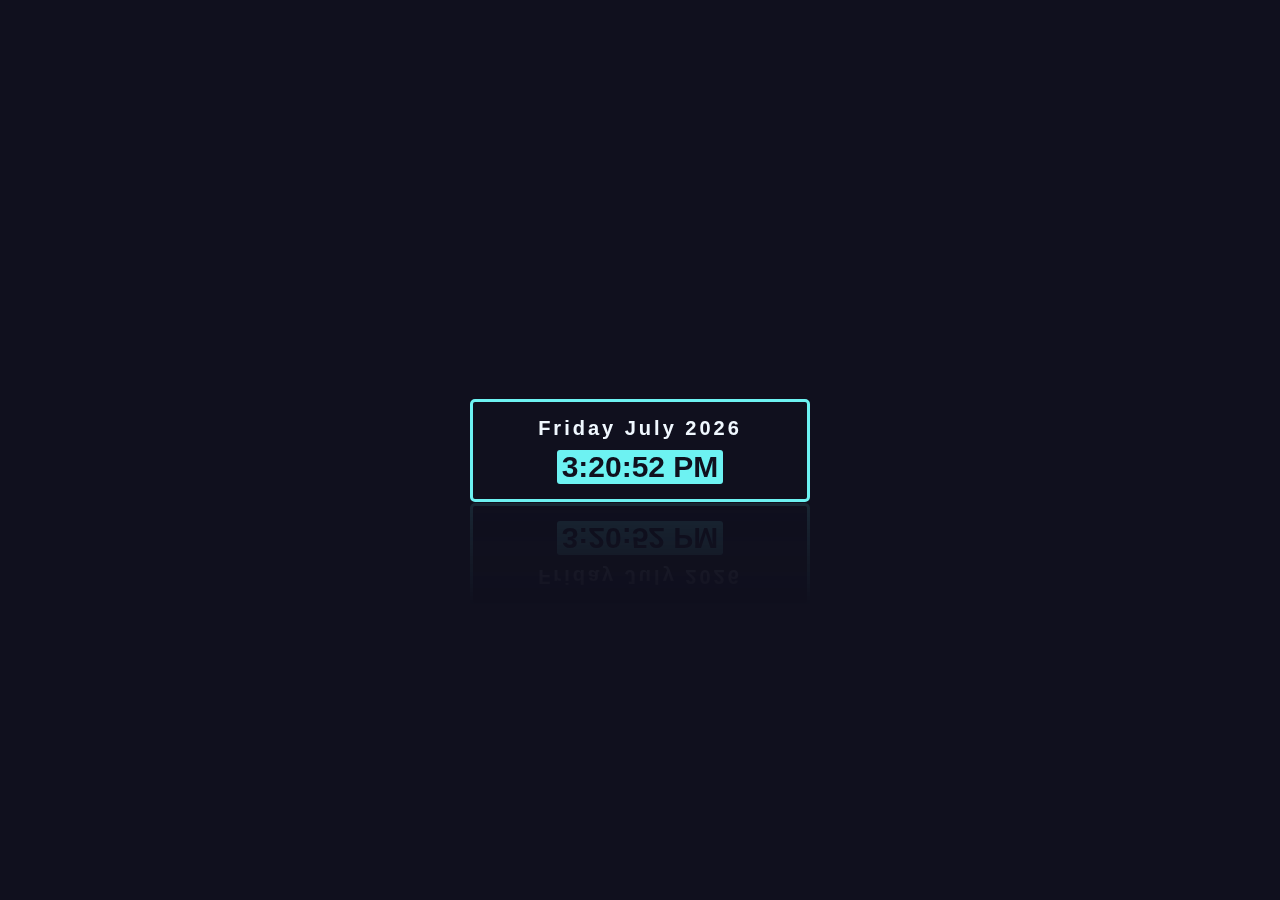
<file: Digital-Clock/index.html>
<!DOCTYPE html>
<html lang="en">
  <head>
    <meta charset="UTF-8" />
    <meta http-equiv="X-UA-Compatible" content="IE=edge" />
    <meta name="viewport" content="width=device-width, initial-scale=1.0" />
    <title>Digital Clock</title>
    <link rel="stylesheet" href="style.css" />
  </head>
  <body>
    <div class="dateTime">
      <div class="date">
        <span id="dayname">Day</span>
        <span id="month">Month</span>
        <span id="year">Year</span>
      </div>
      <div class="time">
        <span id="time0">00</span>
      </div>
    </div>

    <!-- javascript -->

<script src="script.js"></script>
  </body>
</html>
</file>
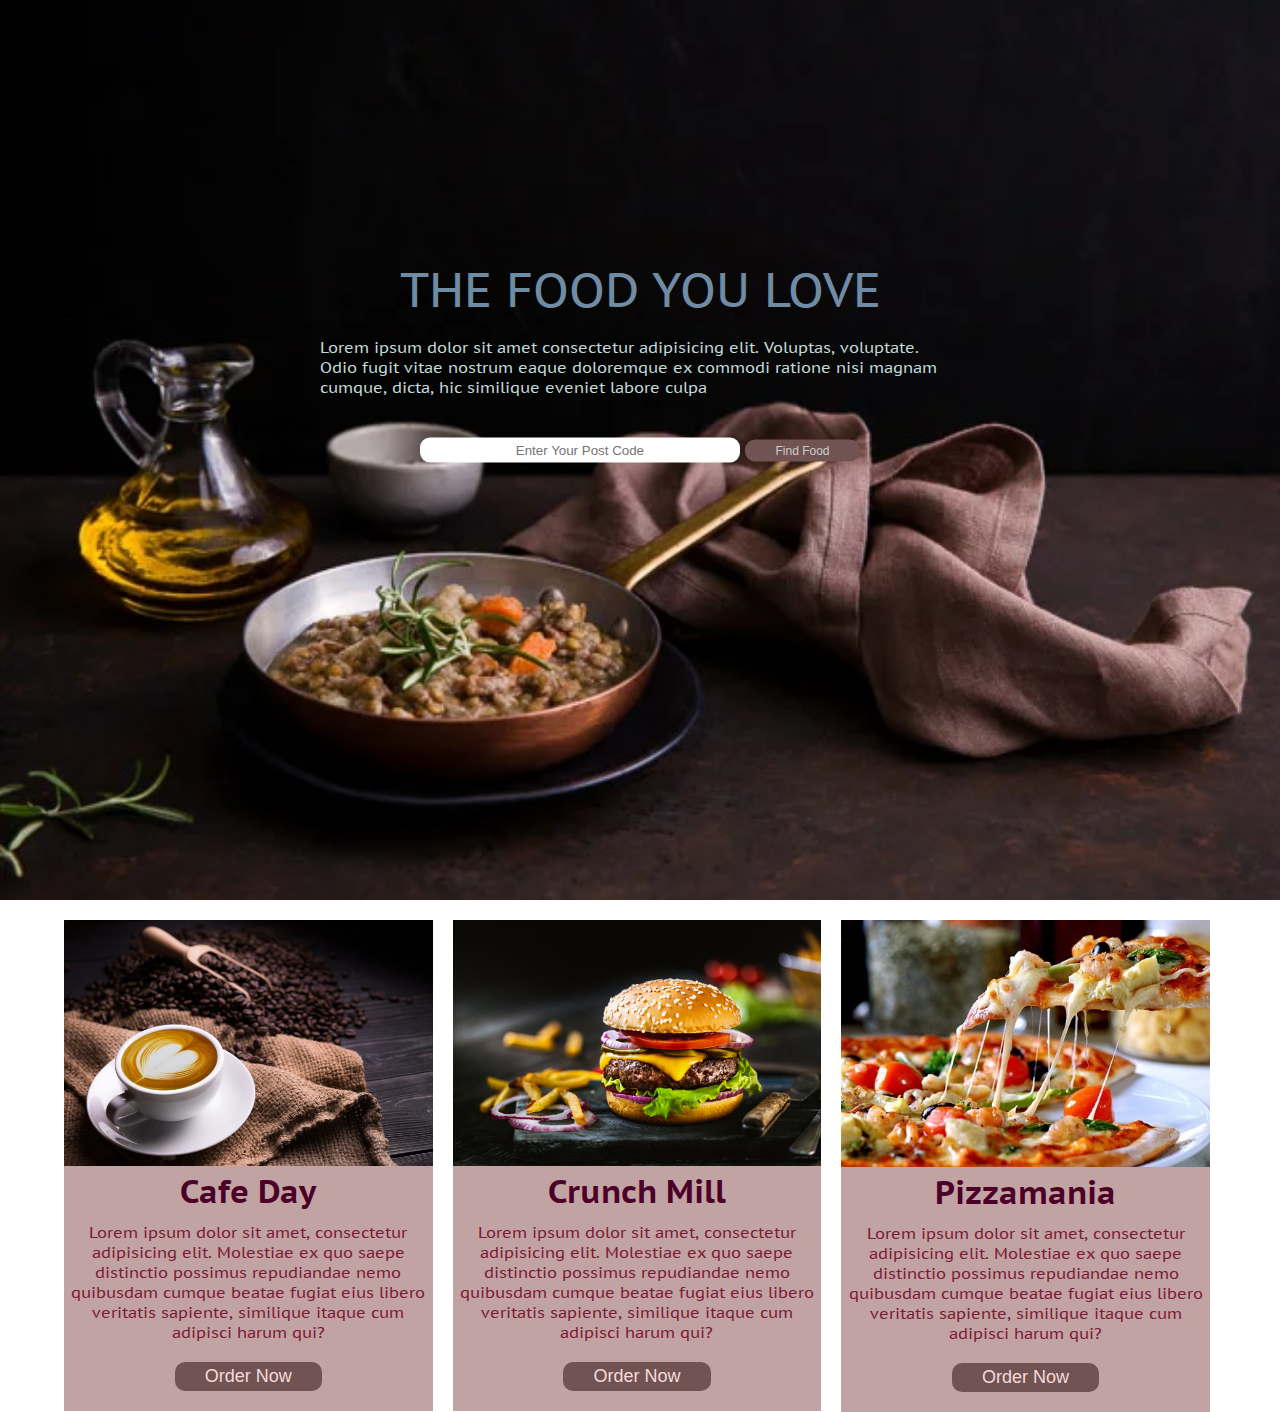
<file: Food Page/index.html>
<!DOCTYPE html>
<html lang="en">

<head>
	<meta charset="UTF-8">
	<meta http-equiv="X-UA-Compatible" content="IE=edge">
	<meta name="viewport" content="width=device-width, initial-scale=1.0">
	<title>Food Blog</title>
	<link
		href="https://fonts.googleapis.com/css2?family=Fuzzy+Bubbles&family=Nunito:ital,wght@0,400;1,200&family=Open+Sans:wght@400;700&family=PT+Sans+Caption&family=Stylish&display=swap"
		rel="stylesheet">
	<link rel="stylesheet" href="style.css">
</head>

<body>


	<section class="header">
		<div class="wrapper">
			
				<h1>THE FOOD YOU LOVE</h1>

				<p>Lorem ipsum dolor sit amet consectetur adipisicing elit. Voluptas, voluptate. Odio fugit vitae
					nostrum eaque doloremque ex commodi ratione nisi magnam cumque, dicta, hic similique eveniet labore
					culpa </p>
			
			<div class="form_code">
				<input class="input" type="text" placeholder="Enter Your Post Code">
				<button class="btn">Find Food</button>
			</div>
		</div>

	</section>

	<section class="content">
		<div class="container">
			<img src="images/img2.jpg" alt="" class="image">
			<h1 class="title">
				Cafe Day
			</h1>
			<p class="info">
				Lorem ipsum dolor sit amet, consectetur adipisicing elit. Molestiae ex quo saepe distinctio possimus repudiandae nemo quibusdam cumque beatae fugiat eius libero veritatis sapiente, similique itaque cum adipisci harum qui?
			</p>
			<button type="submit" class="order">Order Now</button>
		</div>

		<div class="container">
			<img src="images/img3.jpg" alt="" class="image">
			<h1 class="title">
				Crunch Mill
			</h1>
			<p class="info">
				Lorem ipsum dolor sit amet, consectetur adipisicing elit. Molestiae ex quo saepe distinctio possimus repudiandae nemo quibusdam cumque beatae fugiat eius libero veritatis sapiente, similique itaque cum adipisci harum qui?
			</p>
			<button type="submit" class="order">Order Now</button>
		</div>

		<div class="container">
			<img src="images/img4.jpg" alt="" class="image">
			<h1 class="title">
				Pizzamania
			</h1>
			<p class="info">
				Lorem ipsum dolor sit amet, consectetur adipisicing elit. Molestiae ex quo saepe distinctio possimus repudiandae nemo quibusdam cumque beatae fugiat eius libero veritatis sapiente, similique itaque cum adipisci harum qui?
			</p>
			<button type="submit" class="order">Order Now</button>
		</div>
	</section>

</body>

</html>
</file>
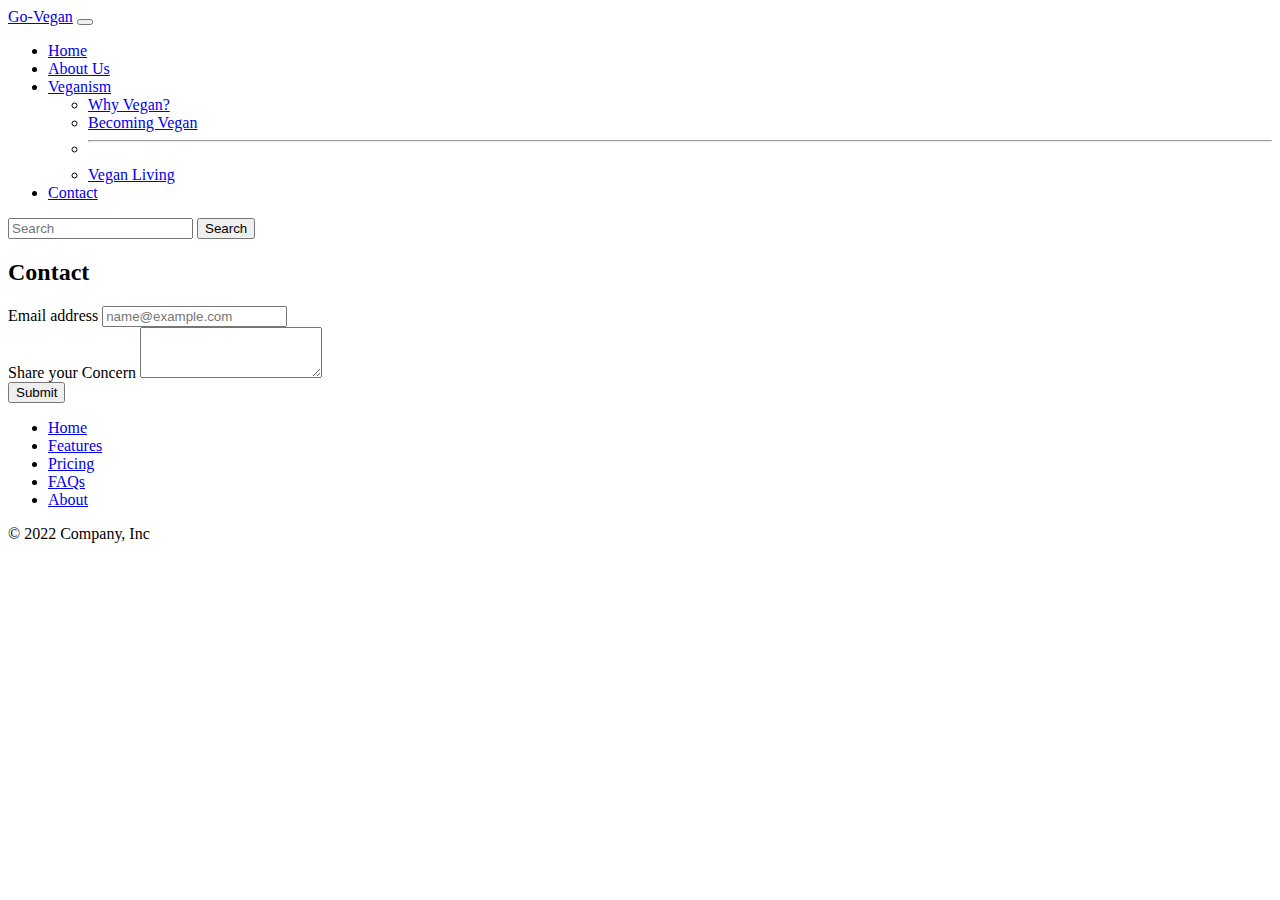
<file: Bootstrap/contact.html>
<!doctype html>
<html lang="en">

<head>
	<meta charset="utf-8">
	<meta name="viewport" content="width=device-width, initial-scale=1">
	<title>Go Vegan</title>
	<link href="https://cdn.jsdelivr.net/npm/bootstrap@5.2.0-beta1/dist/css/bootstrap.min.css" rel="stylesheet"
		integrity="sha384-0evHe/X+R7YkIZDRvuzKMRqM+OrBnVFBL6DOitfPri4tjfHxaWutUpFmBp4vmVor" crossorigin="anonymous">
</head>

<body>
	<nav class="navbar navbar-expand-lg navbar-dark bg-dark">
		<div class="container-fluid">
			<a class="navbar-brand" href="#">Go-Vegan</a>
			<button class="navbar-toggler" type="button" data-bs-toggle="collapse"
				data-bs-target="#navbarSupportedContent" aria-controls="navbarSupportedContent" aria-expanded="false"
				aria-label="Toggle navigation">
				<span class="navbar-toggler-icon"></span>
			</button>
			<div class="collapse navbar-collapse" id="navbarSupportedContent">
				<ul class="navbar-nav me-auto mb-2 mb-lg-0">
					<li class="nav-item">
						<a class="nav-link " aria-current="page" href="/Home.html ">Home</a>
					</li>
					<li class="nav-item">
						<a class="nav-link" href="/about.html">About Us</a>
					</li>
					<li class="nav-item dropdown">
						<a class="nav-link dropdown-toggle" href="#" id="navbarDropdown" role="button"
							data-bs-toggle="dropdown" aria-expanded="false">
							Veganism
						</a>
						<ul class="dropdown-menu" aria-labelledby="navbarDropdown">
							<li><a class="dropdown-item" href="/Foodordering.html">Why Vegan?</a></li>
							<li><a class="dropdown-item" href="/homedelivery.html">Becoming Vegan</a></li>
							<li>
								<hr class="dropdown-divider">
							</li>
							<li><a class="dropdown-item" href="/help.html">Vegan Living</a></li>
							


						</ul>
					</li>
					<li class="nav-item">
						<a class="nav-link active" aria-current="page" href="/contact.html">Contact</a>
					</li>

				</ul>
				<form class="d-flex" role="search">
					<input class="form-control me-2" type="search" placeholder="Search" aria-label="Search">
					<button class="btn btn-outline-success" type="submit">Search</button>
				</form>
			</div>
		</div>
	</nav>
	
	<div class="container my-4">
		<h2>Contact</h2>
		<div class="mb-3">
			<label for="exampleFormControlInput1" class="form-label">Email address</label>
			<input type="email" class="form-control" id="exampleFormControlInput1" placeholder="name@example.com">
		  </div>
		  <div class="mb-3">
			<label for="exampleFormControlTextarea1" class="form-label">Share your Concern</label>
			<textarea class="form-control" id="exampleFormControlTextarea1" rows="3"></textarea><br>
			<div class="col-12">
				<button type="submit" class="btn btn-primary">Submit</button>
			  </div>
		  </div>

	</div>

	<footer class="py-3 my-4">
		<ul class="nav justify-content-center border-bottom pb-3 mb-3">
		  <li class="nav-item"><a href="#" class="nav-link px-2 text-muted">Home</a></li>
		  <li class="nav-item"><a href="#" class="nav-link px-2 text-muted">Features</a></li>
		  <li class="nav-item"><a href="#" class="nav-link px-2 text-muted">Pricing</a></li>
		  <li class="nav-item"><a href="#" class="nav-link px-2 text-muted">FAQs</a></li>
		  <li class="nav-item"><a href="#" class="nav-link px-2 text-muted">About</a></li>
		</ul>
		<p class="text-center text-muted">© 2022 Company, Inc</p>
	  </footer>
	<script src="https://cdn.jsdelivr.net/npm/bootstrap@5.2.0-beta1/dist/js/bootstrap.bundle.min.js"
		integrity="sha384-pprn3073KE6tl6bjs2QrFaJGz5/SUsLqktiwsUTF55Jfv3qYSDhgCecCxMW52nD2"
		crossorigin="anonymous"></script>
</body>

</html>
</file>
<file: Digital-Clock/style.css>
* {
  margin: 0;
  padding: 0;
  box-sizing: border-box;
}
body {
  height: 100vh;
  display: flex;
  align-items: center;
  justify-content: center;
  background: #10101e;
}
.dateTime {
  color: aliceblue;
  background: #10101e;
  font-family: "segoe UI", sans-serif;
  width: 340px;
  padding: 15px 10px;
  border: 3px solid rgb(109, 242, 242);
  border-radius: 5px;
  -webkit-box-reflect: below 1px
    linear-gradient(transparent, rgba(255, 255, 255, 0.1));
  transition: 0.5s;
  transition-property: background, box-shadow;
}
.dateTime:hover {
  background: rgb(109, 242, 242);
  color: #10101e;
  box-shadow: 0 0 30px rgb(109, 242, 242);
}
.date {
  font-size: 20px;
  font-weight: 600;
  text-align: center;
  letter-spacing: 3px;
}
.time {
  font-size: 60px;
  display: flex;
  justify-content: center;
  align-items: center;
}
.time span:not(:last-child) {
  position: relative;
  margin: 0 6px;
  font-weight: 600;
  text-align: center;
  letter-spacing: 3px;
}
.time span:last-child {
  color: #10101e;
  background: rgb(109, 242, 242);
  font-size: 30px;
  font-weight: 600;
  text-transform: uppercase;
  margin-top: 10px;
  padding: 0 5px;
  border-radius: 3px;
}
</file>
<file: Food Page/style.css>
*{
	margin: 0;
	padding: 0;
	box-sizing: border-box;
}
body{
	font-family: 'PT Sans Caption', sans-serif;

}
/* utility classes */
.image{
	max-width: 100%;
}
.header{
	background-image: url(images/img1.jpg);
	min-height: 100vh;
	background-position: center;
	background-size: cover;
	background-repeat: no-repeat;
	position: relative;
}
.wrapper{
	color: #ccc;
	position: absolute;
	top: 40%;
	left: 50%;
	transform: translate(-50%,-50%);
}
.wrapper h1{
	font-size: 3em;
	font-weight: 400;
	margin-bottom: 10px;
	text-align: center;
	color: #708ca4;
}
.wrapper p{
	display: inline-block;
	margin-top: 7px;
	color: #C3DBD9;
}
.form_code{
	text-align: center;
	margin-top: 30px;
}
.form_code .input{
	/* display: block; */
	width: 50%;
	text-align: center;
	padding: 5px 9px 5px 9px;
	border-radius: 10px;
	border: none;
	outline: none;
}
.form_code .btn{
	width: 18%;
	margin-top: 13px;
	padding: 4px 7px 4px 7px;
	font-size: 12px;
	background-color: rgb(113, 83, 83);
	color: #ccc;
	border: none;
	border-radius: 10px;
}
.btn:hover{
	background-color: #ccc;
	color: rgb(147, 111, 111);
}

.content{
	width: 90%;
	margin-top:20px ;
	margin-left: auto;
	margin-right: auto;
	box-shadow: 10px 5px 5px #968C83;
}
.container{
	float: left;
	width: 32%;
	margin-left: 20px;
	background-color: #C1A3A3;
}
.container:first-of-type{
	margin-left: 0;
}
.title{
	text-align: center;
	color:#4C0027;

}
.info{
	margin-top: 10px;
	text-align: center;
	color: #7D1935;
}
.order{
	display: block;
	width: 40%;
	margin:20px auto 20px auto ;
	padding: 4px 7px 4px 7px;
	font-size: 18px;
	background-color: rgb(113, 83, 83);
	color: #F7DAD9;
	border: none;
	border-radius: 10px;
}
.order:hover{
	background-color: #4C0027;
	color: #968C83;
}

@media screen and (max-width: 700px){
	.container{
		width: 100%;
		float: none;
	}
}
</file>
